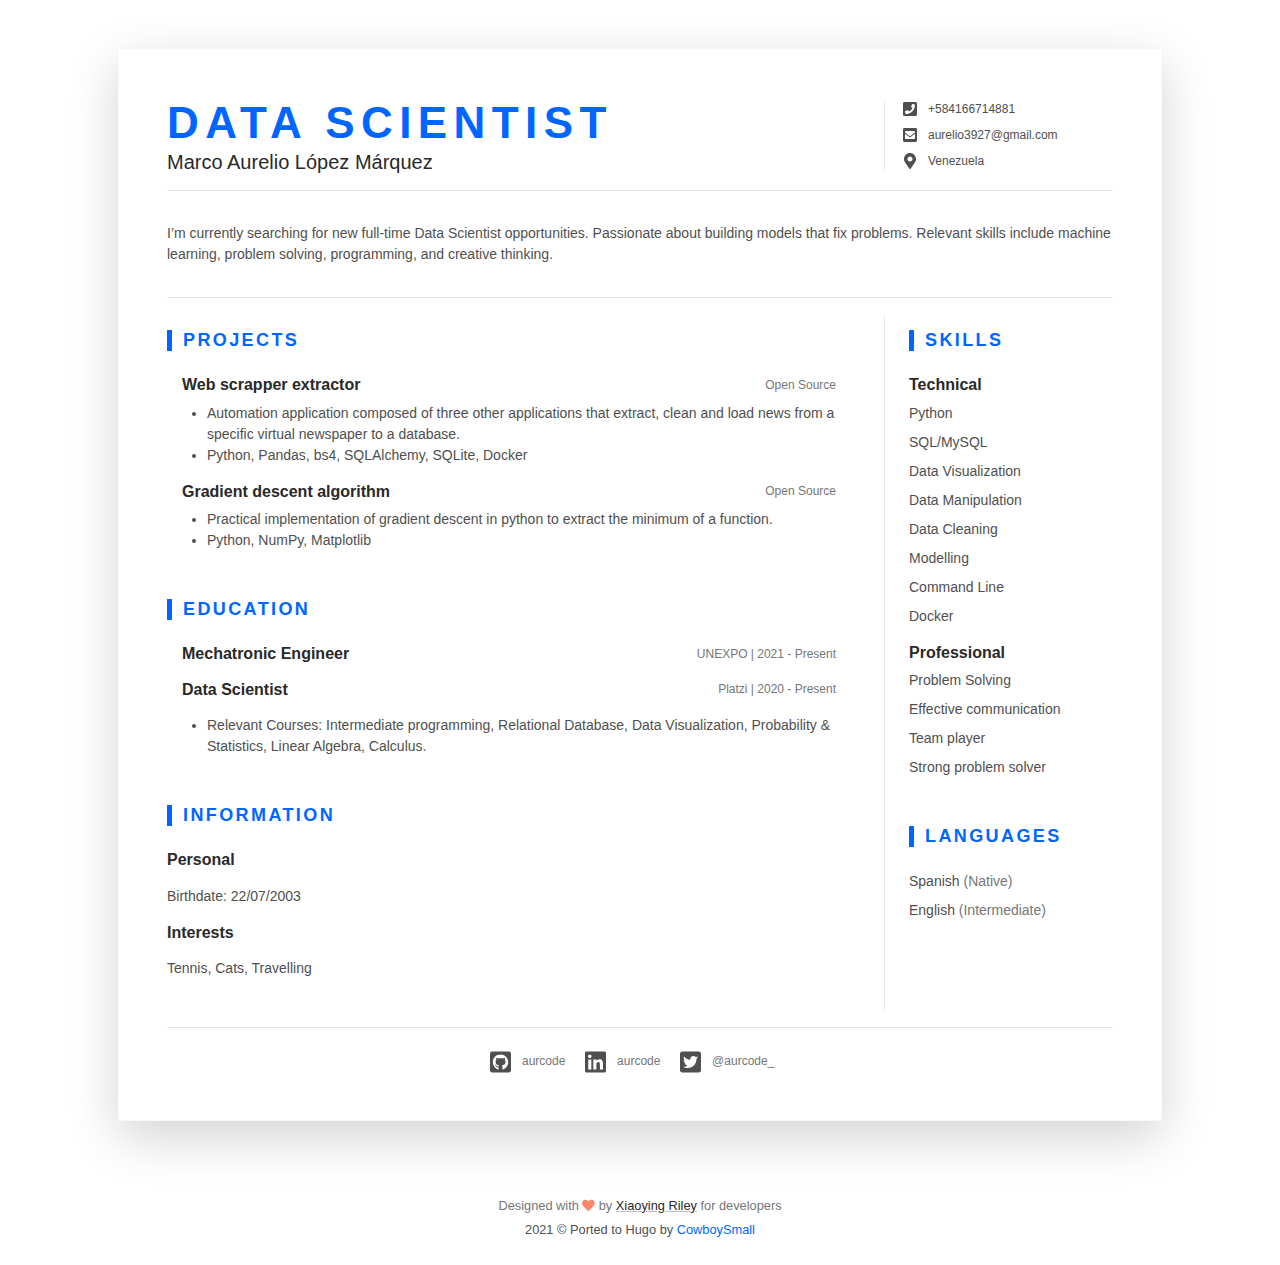
<file: index.html>
<!DOCTYPE html>
<!-- saved from url=(0014)about:internet -->
<html lang="en" data-lt-installed="true" class="fontawesome-i2svg-active fontawesome-i2svg-complete"><head><meta http-equiv="Content-Type" content="text/html; charset=UTF-8">
	<meta name="generator" content="Hugo 0.86.0"><script src="./Marco Aurelio López Márquez CV_files/livereload.js" data-no-instant="" defer=""></script>

    
    <title>Marco Aurelio López Márquez CV</title>

    
    
    <meta http-equiv="X-UA-Compatible" content="IE=edge">
    <meta name="viewport" content="width=device-width, initial-scale=1.0">
    <meta name="description" content="Data Scientist CV Marco Aurelio López Márquez">
    <meta name="author" content="aurcode">

    <style type="text/css">svg:not(:root).svg-inline--fa{overflow:visible}.svg-inline--fa{display:inline-block;font-size:inherit;height:1em;overflow:visible;vertical-align:-.125em}.svg-inline--fa.fa-lg{vertical-align:-.225em}.svg-inline--fa.fa-w-1{width:.0625em}.svg-inline--fa.fa-w-2{width:.125em}.svg-inline--fa.fa-w-3{width:.1875em}.svg-inline--fa.fa-w-4{width:.25em}.svg-inline--fa.fa-w-5{width:.3125em}.svg-inline--fa.fa-w-6{width:.375em}.svg-inline--fa.fa-w-7{width:.4375em}.svg-inline--fa.fa-w-8{width:.5em}.svg-inline--fa.fa-w-9{width:.5625em}.svg-inline--fa.fa-w-10{width:.625em}.svg-inline--fa.fa-w-11{width:.6875em}.svg-inline--fa.fa-w-12{width:.75em}.svg-inline--fa.fa-w-13{width:.8125em}.svg-inline--fa.fa-w-14{width:.875em}.svg-inline--fa.fa-w-15{width:.9375em}.svg-inline--fa.fa-w-16{width:1em}.svg-inline--fa.fa-w-17{width:1.0625em}.svg-inline--fa.fa-w-18{width:1.125em}.svg-inline--fa.fa-w-19{width:1.1875em}.svg-inline--fa.fa-w-20{width:1.25em}.svg-inline--fa.fa-pull-left{margin-right:.3em;width:auto}.svg-inline--fa.fa-pull-right{margin-left:.3em;width:auto}.svg-inline--fa.fa-border{height:1.5em}.svg-inline--fa.fa-li{width:2em}.svg-inline--fa.fa-fw{width:1.25em}.fa-layers svg.svg-inline--fa{bottom:0;left:0;margin:auto;position:absolute;right:0;top:0}.fa-layers{display:inline-block;height:1em;position:relative;text-align:center;vertical-align:-.125em;width:1em}.fa-layers svg.svg-inline--fa{-webkit-transform-origin:center center;transform-origin:center center}.fa-layers-counter,.fa-layers-text{display:inline-block;position:absolute;text-align:center}.fa-layers-text{left:50%;top:50%;-webkit-transform:translate(-50%,-50%);transform:translate(-50%,-50%);-webkit-transform-origin:center center;transform-origin:center center}.fa-layers-counter{background-color:#ff253a;border-radius:1em;-webkit-box-sizing:border-box;box-sizing:border-box;color:#fff;height:1.5em;line-height:1;max-width:5em;min-width:1.5em;overflow:hidden;padding:.25em;right:0;text-overflow:ellipsis;top:0;-webkit-transform:scale(.25);transform:scale(.25);-webkit-transform-origin:top right;transform-origin:top right}.fa-layers-bottom-right{bottom:0;right:0;top:auto;-webkit-transform:scale(.25);transform:scale(.25);-webkit-transform-origin:bottom right;transform-origin:bottom right}.fa-layers-bottom-left{bottom:0;left:0;right:auto;top:auto;-webkit-transform:scale(.25);transform:scale(.25);-webkit-transform-origin:bottom left;transform-origin:bottom left}.fa-layers-top-right{right:0;top:0;-webkit-transform:scale(.25);transform:scale(.25);-webkit-transform-origin:top right;transform-origin:top right}.fa-layers-top-left{left:0;right:auto;top:0;-webkit-transform:scale(.25);transform:scale(.25);-webkit-transform-origin:top left;transform-origin:top left}.fa-lg{font-size:1.3333333333em;line-height:.75em;vertical-align:-.0667em}.fa-xs{font-size:.75em}.fa-sm{font-size:.875em}.fa-1x{font-size:1em}.fa-2x{font-size:2em}.fa-3x{font-size:3em}.fa-4x{font-size:4em}.fa-5x{font-size:5em}.fa-6x{font-size:6em}.fa-7x{font-size:7em}.fa-8x{font-size:8em}.fa-9x{font-size:9em}.fa-10x{font-size:10em}.fa-fw{text-align:center;width:1.25em}.fa-ul{list-style-type:none;margin-left:2.5em;padding-left:0}.fa-ul>li{position:relative}.fa-li{left:-2em;position:absolute;text-align:center;width:2em;line-height:inherit}.fa-border{border:solid .08em #eee;border-radius:.1em;padding:.2em .25em .15em}.fa-pull-left{float:left}.fa-pull-right{float:right}.fa.fa-pull-left,.fab.fa-pull-left,.fal.fa-pull-left,.far.fa-pull-left,.fas.fa-pull-left{margin-right:.3em}.fa.fa-pull-right,.fab.fa-pull-right,.fal.fa-pull-right,.far.fa-pull-right,.fas.fa-pull-right{margin-left:.3em}.fa-spin{-webkit-animation:fa-spin 2s infinite linear;animation:fa-spin 2s infinite linear}.fa-pulse{-webkit-animation:fa-spin 1s infinite steps(8);animation:fa-spin 1s infinite steps(8)}@-webkit-keyframes fa-spin{0%{-webkit-transform:rotate(0);transform:rotate(0)}100%{-webkit-transform:rotate(360deg);transform:rotate(360deg)}}@keyframes fa-spin{0%{-webkit-transform:rotate(0);transform:rotate(0)}100%{-webkit-transform:rotate(360deg);transform:rotate(360deg)}}.fa-rotate-90{-webkit-transform:rotate(90deg);transform:rotate(90deg)}.fa-rotate-180{-webkit-transform:rotate(180deg);transform:rotate(180deg)}.fa-rotate-270{-webkit-transform:rotate(270deg);transform:rotate(270deg)}.fa-flip-horizontal{-webkit-transform:scale(-1,1);transform:scale(-1,1)}.fa-flip-vertical{-webkit-transform:scale(1,-1);transform:scale(1,-1)}.fa-flip-both,.fa-flip-horizontal.fa-flip-vertical{-webkit-transform:scale(-1,-1);transform:scale(-1,-1)}:root .fa-flip-both,:root .fa-flip-horizontal,:root .fa-flip-vertical,:root .fa-rotate-180,:root .fa-rotate-270,:root .fa-rotate-90{-webkit-filter:none;filter:none}.fa-stack{display:inline-block;height:2em;position:relative;width:2.5em}.fa-stack-1x,.fa-stack-2x{bottom:0;left:0;margin:auto;position:absolute;right:0;top:0}.svg-inline--fa.fa-stack-1x{height:1em;width:1.25em}.svg-inline--fa.fa-stack-2x{height:2em;width:2.5em}.fa-inverse{color:#fff}.sr-only{border:0;clip:rect(0,0,0,0);height:1px;margin:-1px;overflow:hidden;padding:0;position:absolute;width:1px}.sr-only-focusable:active,.sr-only-focusable:focus{clip:auto;height:auto;margin:0;overflow:visible;position:static;width:auto}</style><link rel="shortcut icon" href="http://localhost:1313/favicon.ico">

    
    <link rel="stylesheet" href="./Marco Aurelio López Márquez CV_files/css">
    
    
    <link rel="stylesheet" href="./Marco Aurelio López Márquez CV_files/devresume.min.d7e76293dde14ed7de80b7b7a901c2eb34ccb16fa0f28a3f3c2e7918b2c36ade.css">


</head>

<body>

    <div class="main-wrapper">

        <div class="container px-3 px-lg-5">

            <article class="resume-wrapper mx-auto theme-bg-light p-5 mb-5 my-5 shadow-lg">

                
                <div class="resume-header">

                    <div class="row align-items-center">

                        
                        
                        <div class="resume-title col-12 col-md-6 col-lg-8 col-xl-9">
                            <h2 class="resume-name mb-0 text-uppercase">Data Scientist</h2>
                            <h3 class="resume-tagline mb-3 mb-md-0">Marco Aurelio López Márquez</h3>
                        </div>

                        

                        
                        
                        <div class="resume-contact col-12 col-md-6 col-lg-4 col-xl-3">
                            <ul class="list-unstyled mb-0">
                                
                                <li class="mb-2"><svg class="svg-inline--fa fa-phone-square fa-w-14 fa-fw fa-lg mr-2" aria-hidden="true" focusable="false" data-prefix="fas" data-icon="phone-square" role="img" xmlns="http://www.w3.org/2000/svg" viewBox="0 0 448 512" data-fa-i2svg=""><path fill="currentColor" d="M400 32H48C21.49 32 0 53.49 0 80v352c0 26.51 21.49 48 48 48h352c26.51 0 48-21.49 48-48V80c0-26.51-21.49-48-48-48zM94 416c-7.033 0-13.057-4.873-14.616-11.627l-14.998-65a15 15 0 0 1 8.707-17.16l69.998-29.999a15 15 0 0 1 17.518 4.289l30.997 37.885c48.944-22.963 88.297-62.858 110.781-110.78l-37.886-30.997a15.001 15.001 0 0 1-4.289-17.518l30-69.998a15 15 0 0 1 17.16-8.707l65 14.998A14.997 14.997 0 0 1 384 126c0 160.292-129.945 290-290 290z"></path></svg><!-- <i class="fas fa-phone-square fa-fw fa-lg mr-2"></i> --><a class="resume-link" href="tel:#" target="_blank">+584166714881</a></li>
                                
                                <li class="mb-2"><svg class="svg-inline--fa fa-envelope-square fa-w-14 fa-fw fa-lg mr-2" aria-hidden="true" focusable="false" data-prefix="fas" data-icon="envelope-square" role="img" xmlns="http://www.w3.org/2000/svg" viewBox="0 0 448 512" data-fa-i2svg=""><path fill="currentColor" d="M400 32H48C21.49 32 0 53.49 0 80v352c0 26.51 21.49 48 48 48h352c26.51 0 48-21.49 48-48V80c0-26.51-21.49-48-48-48zM178.117 262.104C87.429 196.287 88.353 196.121 64 177.167V152c0-13.255 10.745-24 24-24h272c13.255 0 24 10.745 24 24v25.167c-24.371 18.969-23.434 19.124-114.117 84.938-10.5 7.655-31.392 26.12-45.883 25.894-14.503.218-35.367-18.227-45.883-25.895zM384 217.775V360c0 13.255-10.745 24-24 24H88c-13.255 0-24-10.745-24-24V217.775c13.958 10.794 33.329 25.236 95.303 70.214 14.162 10.341 37.975 32.145 64.694 32.01 26.887.134 51.037-22.041 64.72-32.025 61.958-44.965 81.325-59.406 95.283-70.199z"></path></svg><!-- <i class="fas fa-envelope-square fa-fw fa-lg mr-2"></i> --><a class="resume-link" href="mailto:#" target="_blank">aurelio3927@gmail.com</a></li>
                                
                                <li class="mb-0"><svg class="svg-inline--fa fa-map-marker-alt fa-w-12 fa-fw fa-lg mr-2" aria-hidden="true" focusable="false" data-prefix="fas" data-icon="map-marker-alt" role="img" xmlns="http://www.w3.org/2000/svg" viewBox="0 0 384 512" data-fa-i2svg=""><path fill="currentColor" d="M172.268 501.67C26.97 291.031 0 269.413 0 192 0 85.961 85.961 0 192 0s192 85.961 192 192c0 77.413-26.97 99.031-172.268 309.67-9.535 13.774-29.93 13.773-39.464 0zM192 272c44.183 0 80-35.817 80-80s-35.817-80-80-80-80 35.817-80 80 35.817 80 80 80z"></path></svg><!-- <i class="fas fa-map-marker-alt fa-fw fa-lg mr-2"></i> -->Venezuela</li>
                            </ul>
                        </div>

                        

                    </div>

                </div>


                <hr>

                
                
                <div class="resume-intro py-3">

                    <div class="media flex-column flex-md-row align-items-center">

                        

                        <div class="media-body text-left">
                            <p class="mb-0">I’m currently searching for new full-time Data Scientist opportunities. Passionate about building models that fix problems. Relevant skills include machine learning, problem solving, programming, and creative thinking.</p>
                        </div>

                    </div>

                </div>

                

                <hr>

                <div class="resume-body">

                    <div class="row">

                        <div class="resume-main col-12 col-lg-8 col-xl-9 pr-0 pr-lg-5">

                            

                            
                            
                            <section class="project-section py-3">

                                <h3 class="text-uppercase resume-section-heading mb-4">Projects</h3>

                                
                                <div class="item mb-3">
                                    <div class="item-heading row align-items-center mb-2">
                                        <a class="item-title col-12 col-md-6 col-lg-8 mb-2 mb-md-0" href="http://github.com/aurcode/web-scrapper-extractor" target="_blank">
                                          <h4 class="item-title col-12 col-lg-8 mb-2 mb-md-0">
                                            Web scrapper extractor
                                          </h4>
                                        </a>
                                        <div class="item-meta col-12 col-md-6 col-lg-4 text-muted text-left text-md-right">Open Source</div>
                                    </div>
                                    <div class="item-content">
                                        
                                        <ul class="resume-list">
                                          <li>Automation application composed of three other applications that extract, clean and load news from a specific virtual newspaper to a database.</li>
                                          
                                          <li>Python, Pandas, bs4, SQLAlchemy, SQLite, Docker</li>
                                        </ul>
                                    </div>
                                </div>
                                
                                <div class="item mb-3">
                                    <div class="item-heading row align-items-center mb-2">
                                        <a class="item-title col-12 col-md-6 col-lg-8 mb-2 mb-md-0" href="http://github.com/aurcode/gradient-descent-algorithm" target="_blank">
                                          <h4 class="item-title col-12 col-lg-8 mb-2 mb-md-0">
                                            Gradient descent algorithm
                                          </h4>
                                        </a>
                                        <div class="item-meta col-12 col-md-6 col-lg-4 text-muted text-left text-md-right">Open Source</div>
                                    </div>
                                    <div class="item-content">
                                        
                                        <ul class="resume-list">
                                          <li>Practical implementation of gradient descent in python to extract the minimum of a function.</li>
                                          
                                          <li>Python, NumPy, Matplotlib</li>
                                        </ul>
                                    </div>
                                </div>
                                

                            </section>

                            

                            
                            
                            <section class="education-section py-3">

                                <h3 class="text-uppercase resume-section-heading mb-4">Education</h3>

                                
                                <div class="item mb-3">
                                    <div class="item-heading row align-items-center mb-2">
                                          <a class="item-title col-12 col-md-6 col-lg-6 mb-2 mb-md-0" href="http://virtualunexpo.com/web/ingenieria-mecatronica/" target="_blank">
                                        <h4 class="item-title col-12 mb-2 mb-md-0">
                                            Mechatronic Engineer
                                        </h4>
                                          </a>
                                        <div class="item-meta col-12 col-md-6 col-lg-6 text-muted text-left text-md-right">UNEXPO | 2021 - Present</div>
                                    </div>
                                    <div class="item-content">
                                        <p></p>
                                        <ul class="resume-list">
                                            
                                        </ul>
                                    </div>
                                    
                                <div class="item mb-3">
                                    <div class="item-heading row align-items-center mb-2">
                                          <a class="item-title col-12 col-md-6 col-lg-6 mb-2 mb-md-0" href="http://platzi.com/p/aurcode/" target="_blank">
                                        <h4 class="item-title col-12 mb-2 mb-md-0">
                                            Data Scientist
                                        </h4>
                                          </a>
                                        <div class="item-meta col-12 col-md-6 col-lg-6 text-muted text-left text-md-right">Platzi | 2020 - Present</div>
                                    </div>
                                    <div class="item-content">
                                        <p></p>
                                        <ul class="resume-list">
                                            
                                            <li>Relevant Courses: Intermediate programming, Relational Database, Data Visualization, Probability &amp; Statistics, Linear Algebra, Calculus.</li>
                                            
                                        </ul>
                                    </div>
                                    
                                </div>




                            </div></section>

                            

                            
                            
                            <section class="project-section py-3">

                                <h3 class="text-uppercase resume-section-heading mb-4">Information</h3>

                                
                                <div class="item mb-3">
                                    <div class="item-heading row align-items-center mb-2">
                                        <h4 class="item-title col-12 col-md-12 col-lg-12 mb-2 mb-md-0">Personal</h4>
                                    </div>
                                    <div class="item-content">
                                        <p></p>
                                        <ul class="list-unstyled resume-skills-list">
                                            
                                            <li class="mb-2">Birthdate: 22/07/2003</li>
                                            
                                        </ul>
                                    </div>
                                </div>
                                
                                <div class="item mb-3">
                                    <div class="item-heading row align-items-center mb-2">
                                        <h4 class="item-title col-12 col-md-12 col-lg-12 mb-2 mb-md-0">Interests</h4>
                                    </div>
                                    <div class="item-content">
                                        <p></p>
                                        <ul class="list-unstyled resume-skills-list">
                                            
                                            <li class="mb-2">Tennis, Cats, Travelling</li>
                                            
                                        </ul>
                                    </div>
                                </div>
                                

                            </section>

                            

                        </div>

                        
                        <aside class="resume-aside col-12 col-lg-4 col-xl-3 px-lg-4 pb-lg-4">

                            

                            
                            
                            <section class="skills-section py-3">

                                <h3 class="text-uppercase resume-section-heading mb-4">Skills</h3>

                                
                                <div class="item">
                                    <h4 class="item-title">Technical</h4>
                                    <ul class="list-unstyled resume-skills-list">
                                        
                                        <li class="mb-2">Python</li>
                                        
                                        <li class="mb-2">SQL/MySQL</li>
                                        
                                        <li class="mb-2">Data Visualization</li>
                                        
                                        <li class="mb-2">Data Manipulation</li>
                                        
                                        <li class="mb-2">Data Cleaning</li>
                                        
                                        <li class="mb-2">Modelling</li>
                                        
                                        <li class="mb-2">Command Line</li>
                                        
                                        <li class="mb-2">Docker</li>
                                        
                                    </ul>
                                </div>
                                
                                <div class="item">
                                    <h4 class="item-title">Professional</h4>
                                    <ul class="list-unstyled resume-skills-list">
                                        
                                        <li class="mb-2">Problem Solving</li>
                                        
                                        <li class="mb-2">Effective communication</li>
                                        
                                        <li class="mb-2">Team player</li>
                                        
                                        <li class="mb-2">Strong problem solver</li>
                                        
                                    </ul>
                                </div>
                                

                            </section>

                            

                            
                            
                            <section class="skills-section py-3">

                                <h3 class="text-uppercase resume-section-heading mb-4">Languages</h3>

                                <ul class="list-unstyled resume-lang-list">
                                    
                                    <li class="mb-2">Spanish <span class="text-muted">(Native)</span></li>
                                    
                                    <li class="mb-2">English <span class="text-muted">(Intermediate)</span></li>
                                    
                                </ul>

                            </section>

                            

                            

                        </aside>


                    </div>

                </div>

                <hr>

                
                
                <div class="resume-footer text-center">

                    <ul class="resume-social-list list-inline mx-auto mb-0 d-inline-block text-muted">
                        
                        <li class="list-inline-item mb-lg-0 mr-3">
                            <a class="resume-link" href="http://github.com/aurcode" target="_blank">
                                <svg class="svg-inline--fa fa-github-square fa-w-14 fa-2x mr-2" data-fa-transform="down-4" aria-hidden="true" focusable="false" data-prefix="fab" data-icon="github-square" role="img" xmlns="http://www.w3.org/2000/svg" viewBox="0 0 448 512" data-fa-i2svg="" style="transform-origin: 0.4375em 0.75em;"><g transform="translate(224 256)"><g transform="translate(0, 128)  scale(1, 1)  rotate(0 0 0)"><path fill="currentColor" d="M400 32H48C21.5 32 0 53.5 0 80v352c0 26.5 21.5 48 48 48h352c26.5 0 48-21.5 48-48V80c0-26.5-21.5-48-48-48zM277.3 415.7c-8.4 1.5-11.5-3.7-11.5-8 0-5.4.2-33 .2-55.3 0-15.6-5.2-25.5-11.3-30.7 37-4.1 76-9.2 76-73.1 0-18.2-6.5-27.3-17.1-39 1.7-4.3 7.4-22-1.7-45-13.9-4.3-45.7 17.9-45.7 17.9-13.2-3.7-27.5-5.6-41.6-5.6-14.1 0-28.4 1.9-41.6 5.6 0 0-31.8-22.2-45.7-17.9-9.1 22.9-3.5 40.6-1.7 45-10.6 11.7-15.6 20.8-15.6 39 0 63.6 37.3 69 74.3 73.1-4.8 4.3-9.1 11.7-10.6 22.3-9.5 4.3-33.8 11.7-48.3-13.9-9.1-15.8-25.5-17.1-25.5-17.1-16.2-.2-1.1 10.2-1.1 10.2 10.8 5 18.4 24.2 18.4 24.2 9.7 29.7 56.1 19.7 56.1 19.7 0 13.9.2 36.5.2 40.6 0 4.3-3 9.5-11.5 8-66-22.1-112.2-84.9-112.2-158.3 0-91.8 70.2-161.5 162-161.5S388 165.6 388 257.4c.1 73.4-44.7 136.3-110.7 158.3zm-98.1-61.1c-1.9.4-3.7-.4-3.9-1.7-.2-1.5 1.1-2.8 3-3.2 1.9-.2 3.7.6 3.9 1.9.3 1.3-1 2.6-3 3zm-9.5-.9c0 1.3-1.5 2.4-3.5 2.4-2.2.2-3.7-.9-3.7-2.4 0-1.3 1.5-2.4 3.5-2.4 1.9-.2 3.7.9 3.7 2.4zm-13.7-1.1c-.4 1.3-2.4 1.9-4.1 1.3-1.9-.4-3.2-1.9-2.8-3.2.4-1.3 2.4-1.9 4.1-1.5 2 .6 3.3 2.1 2.8 3.4zm-12.3-5.4c-.9 1.1-2.8.9-4.3-.6-1.5-1.3-1.9-3.2-.9-4.1.9-1.1 2.8-.9 4.3.6 1.3 1.3 1.8 3.3.9 4.1zm-9.1-9.1c-.9.6-2.6 0-3.7-1.5s-1.1-3.2 0-3.9c1.1-.9 2.8-.2 3.7 1.3 1.1 1.5 1.1 3.3 0 4.1zm-6.5-9.7c-.9.9-2.4.4-3.5-.6-1.1-1.3-1.3-2.8-.4-3.5.9-.9 2.4-.4 3.5.6 1.1 1.3 1.3 2.8.4 3.5zm-6.7-7.4c-.4.9-1.7 1.1-2.8.4-1.3-.6-1.9-1.7-1.5-2.6.4-.6 1.5-.9 2.8-.4 1.3.7 1.9 1.8 1.5 2.6z" transform="translate(-224 -256)"></path></g></g></svg><!-- <i class="fab fa-github-square fa-2x mr-2" data-fa-transform="down-4"></i> -->
                                <span class="d-none d-lg-inline-block text-muted">aurcode</span>
                            </a>
                        </li>
                        
                        <li class="list-inline-item mb-lg-0 mr-3">
                            <a class="resume-link" href="http://linkedin.com/in/aurcode" target="_blank">
                                <svg class="svg-inline--fa fa-linkedin fa-w-14 fa-2x mr-2" data-fa-transform="down-4" aria-hidden="true" focusable="false" data-prefix="fab" data-icon="linkedin" role="img" xmlns="http://www.w3.org/2000/svg" viewBox="0 0 448 512" data-fa-i2svg="" style="transform-origin: 0.4375em 0.75em;"><g transform="translate(224 256)"><g transform="translate(0, 128)  scale(1, 1)  rotate(0 0 0)"><path fill="currentColor" d="M416 32H31.9C14.3 32 0 46.5 0 64.3v383.4C0 465.5 14.3 480 31.9 480H416c17.6 0 32-14.5 32-32.3V64.3c0-17.8-14.4-32.3-32-32.3zM135.4 416H69V202.2h66.5V416zm-33.2-243c-21.3 0-38.5-17.3-38.5-38.5S80.9 96 102.2 96c21.2 0 38.5 17.3 38.5 38.5 0 21.3-17.2 38.5-38.5 38.5zm282.1 243h-66.4V312c0-24.8-.5-56.7-34.5-56.7-34.6 0-39.9 27-39.9 54.9V416h-66.4V202.2h63.7v29.2h.9c8.9-16.8 30.6-34.5 62.9-34.5 67.2 0 79.7 44.3 79.7 101.9V416z" transform="translate(-224 -256)"></path></g></g></svg><!-- <i class="fab fa-linkedin fa-2x mr-2" data-fa-transform="down-4"></i> -->
                                <span class="d-none d-lg-inline-block text-muted">aurcode</span>
                            </a>
                        </li>
                        
                        <li class="list-inline-item mb-lg-0 mr-3">
                            <a class="resume-link" href="http://twitter.com/aurcode_" target="_blank">
                                <svg class="svg-inline--fa fa-twitter-square fa-w-14 fa-2x mr-2" data-fa-transform="down-4" aria-hidden="true" focusable="false" data-prefix="fab" data-icon="twitter-square" role="img" xmlns="http://www.w3.org/2000/svg" viewBox="0 0 448 512" data-fa-i2svg="" style="transform-origin: 0.4375em 0.75em;"><g transform="translate(224 256)"><g transform="translate(0, 128)  scale(1, 1)  rotate(0 0 0)"><path fill="currentColor" d="M400 32H48C21.5 32 0 53.5 0 80v352c0 26.5 21.5 48 48 48h352c26.5 0 48-21.5 48-48V80c0-26.5-21.5-48-48-48zm-48.9 158.8c.2 2.8.2 5.7.2 8.5 0 86.7-66 186.6-186.6 186.6-37.2 0-71.7-10.8-100.7-29.4 5.3.6 10.4.8 15.8.8 30.7 0 58.9-10.4 81.4-28-28.8-.6-53-19.5-61.3-45.5 10.1 1.5 19.2 1.5 29.6-1.2-30-6.1-52.5-32.5-52.5-64.4v-.8c8.7 4.9 18.9 7.9 29.6 8.3a65.447 65.447 0 0 1-29.2-54.6c0-12.2 3.2-23.4 8.9-33.1 32.3 39.8 80.8 65.8 135.2 68.6-9.3-44.5 24-80.6 64-80.6 18.9 0 35.9 7.9 47.9 20.7 14.8-2.8 29-8.3 41.6-15.8-4.9 15.2-15.2 28-28.8 36.1 13.2-1.4 26-5.1 37.8-10.2-8.9 13.1-20.1 24.7-32.9 34z" transform="translate(-224 -256)"></path></g></g></svg><!-- <i class="fab fa-twitter-square fa-2x mr-2" data-fa-transform="down-4"></i> -->
                                <span class="d-none d-lg-inline-block text-muted">@aurcode_</span>
                            </a>
                        </li>
                        
                    </ul>

                </div>

                

            </article>

        </div>

        
        <footer class="footer text-center py-4">

            

            <small class="copyright text-muted">Designed with <svg class="svg-inline--fa fa-heart fa-w-16" aria-hidden="true" focusable="false" data-prefix="fas" data-icon="heart" role="img" xmlns="http://www.w3.org/2000/svg" viewBox="0 0 512 512" data-fa-i2svg=""><path fill="currentColor" d="M462.3 62.6C407.5 15.9 326 24.3 275.7 76.2L256 96.5l-19.7-20.3C186.1 24.3 104.5 15.9 49.7 62.6c-62.8 53.6-66.1 149.8-9.9 207.9l193.5 199.8c12.5 12.9 32.8 12.9 45.3 0l193.5-199.8c56.3-58.1 53-154.3-9.8-207.9z"></path></svg><!-- <i class="fas fa-heart"></i> --> by <a class="theme-link" href="http://themes.3rdwavemedia.com/" target="_blank">Xiaoying Riley</a> for developers</small>
            <br>
            <small class="copyright">2021 © Ported to Hugo by <a href="https://github.com/cowboysmall" target="_blank">CowboySmall</a></small>
        </footer>


    </div>

    
    
    <script defer="" src="./Marco Aurelio López Márquez CV_files/all.js" integrity="sha384-g5uSoOSBd7KkhAMlnQILrecXvzst9TdC09/VM+pjDTCM+1il8RHz5fKANTFFb+gQ" crossorigin="anonymous"></script>

    
<script type="application/javascript">
var doNotTrack = false;
if (!doNotTrack) {
	window.ga=window.ga||function(){(ga.q=ga.q||[]).push(arguments)};ga.l=+new Date;
	ga('create', 'UA-XXXXXXX-Y', 'auto');
	
	ga('send', 'pageview');
}
</script>
<script async="" src="./Marco Aurelio López Márquez CV_files/analytics.js"></script>






</body></html>
</file>
